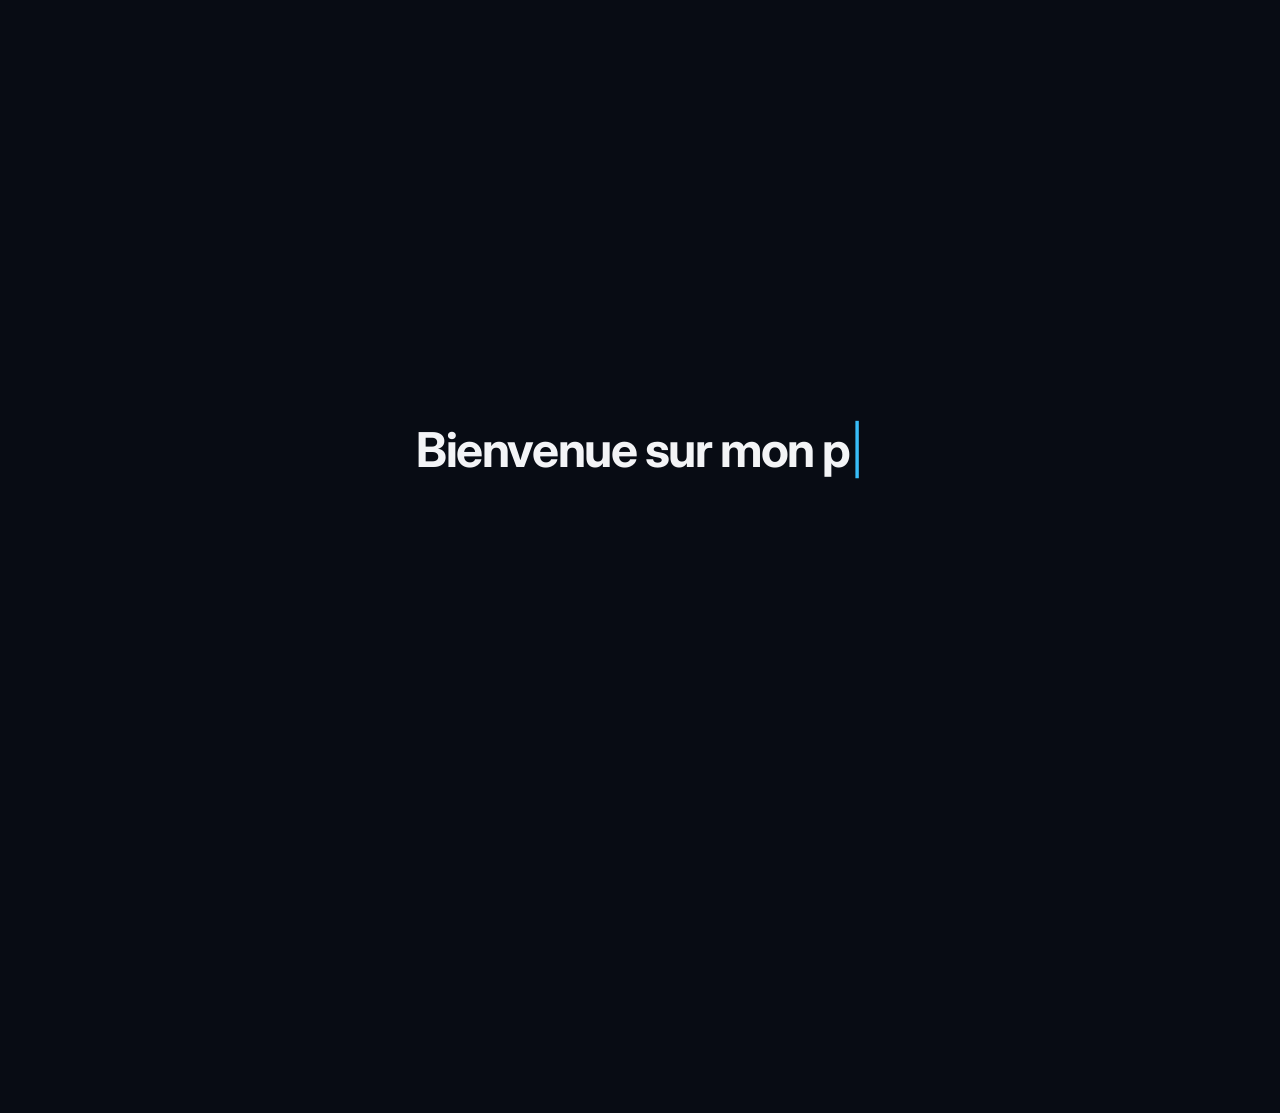
<file: index.html>
<!DOCTYPE html>
<html lang="fr">
<head>
    <meta charset="UTF-8">
    <meta name="viewport" content="width=device-width, initial-scale=1.0">
    <title>Mathys Ribaltchenko | Portfolio</title>
    <link rel="stylesheet" href="style/index.css">
    <link rel="preconnect" href="https://fonts.googleapis.com">
    <link rel="preconnect" href="https://fonts.gstatic.com" crossorigin>
    <link href="https://fonts.googleapis.com/css2?family=Inter:wght@300;400;500;600;700&display=swap" rel="stylesheet">
</head>
<body>
    <div id="welcome-screen">
        <div class="welcome-wrap">
            <h1 id="welcome-text"></h1>
            <span class="cursor">|</span>
        </div>
    </div>

    <canvas id="particles-canvas"></canvas>

    <nav class="navbar">
        <div class="nav-links">
            <a href="index.html" class="active">Accueil</a>
            <a href="projets.html">Projets</a>
            <a href="passions.html">Passions</a>
        </div>
    </nav>

    <main class="container hidden-content" id="main-content">
        <section class="hero-section">
            <div class="hero-text">
                <span class="badge">BUT Informatique · IUT de Nantes</span>
                <h1>Mathys Ribaltchenko</h1>
                <p class="description">
                    Étudiant passionné par le monde de l'informatique et des mathématiques. Curieux, rigoureux et ouvert face aux défis, je développe mes compétences en conception logicielle et en architecture système.
                </p>
            </div>
            <div class="hero-image">
                <img src="src/Image_Mathys_Ribaltchenko.jpg" alt="Mathys Ribaltchenko" class="profile-img">
            </div>
        </section>

        <section class="info-grid">
            
            <div class="card">
                <h3>Outils numériques et Langages informatiques</h3>
                <div class="skills-wrapper">
                    <div class="skill-tag">Golang</div>
                    <div class="skill-tag">Python</div>
                    <div class="skill-tag">Shell</div>
                    <div class="skill-tag">Linux / Terminal</div>
                    <div class="skill-tag">Git / GitLab</div>
                    <div class="skill-tag">VS Code</div>
                </div>
            </div>

            <div class="card">
                <h3>Parcours & Expérience</h3>
                <div class="timeline">
                    <div class="timeline-item">
                        <div class="timeline-title">BUT Informatique (1ère année)</div>
                        <div class="timeline-place">IUT de Nantes · Depuis 2025</div>
                        <p class="timeline-desc">Algorithmique, structures de données, développement système et gestion de bases de données.</p>
                    </div>
                    <div class="timeline-item">
                        <div class="timeline-title">Ouvrier Intérimaire</div>
                        <div class="timeline-place">Juillet 2025</div>
                        <p class="timeline-desc">Développement d'une forte rigueur professionnelle et d'une grande adaptabilité au sein d'une équipe.</p>
                    </div>
                </div>
            </div>

            <div class="card narrow-card">
                <h3>Langues</h3>
                <ul class="languages-list">
                    <li><strong>Français :</strong> Maternelle</li>
                    <li><strong>Anglais :</strong> Niveau B2</li>
                    <li><strong>Espagnol :</strong> Niveau B1</li>
                </ul>
            </div>

        </section>

        <footer>
            <div class="footer-content">
                <p>📍 Bouaye, Loire-Atlantique</p>
                <p>Contact : <a href="mailto:mathys.ribalt@gmail.com">mathys.ribalt@gmail.com</a> · 07 66 16 90 66</p>
            </div>
        </footer>
    </main>

    <script>
        const canvas = document.getElementById('particles-canvas');
        const ctx = canvas.getContext('2d');

        let particlesArray = [];
        const numberOfParticles = 60; // Nombre de particules pour rester fluide et discret

        canvas.width = window.innerWidth;
        canvas.height = window.innerHeight;

        window.addEventListener('resize', function() {
            canvas.width = window.innerWidth;
            canvas.height = window.innerHeight;
        });

        class Particle {
            constructor() {
                this.x = Math.random() * canvas.width;
                this.y = Math.random() * canvas.height;
                this.size = Math.random() * 2 + 0.5;
                this.speedX = Math.random() * 0.5 - 0.25;
                this.speedY = Math.random() * 0.5 - 0.25;
            }
            update() {
                this.x += this.speedX;
                this.y += this.speedY;

                if (this.x > canvas.width) this.x = 0;
                else if (this.x < 0) this.x = canvas.width;
                if (this.y > canvas.height) this.y = 0;
                else if (this.y < 0) this.y = canvas.height;
            }
            draw() {
                ctx.fillStyle = 'rgba(56, 189, 248, 0.25)'; // Bleu accent très transparent
                ctx.beginPath();
                ctx.arc(this.x, this.y, this.size, 0, Math.PI * 2);
                ctx.closePath();
                ctx.fill();
            }
        }

        function init() {
            for (let i = 0; i < numberOfParticles; i++) {
                particlesArray.push(new Particle());
            }
        }

        function animate() {
            ctx.clearRect(0, 0, canvas.width, canvas.height);
            for (let i = 0; i < particlesArray.length; i++) {
                particlesArray[i].update();
                particlesArray[i].draw();
            }
            requestAnimationFrame(animate);
        }

        init();
        animate();
    </script>
    <script>
        const welcomeText = "Bienvenue sur mon portfolio_";
        const speed = 70; // Vitesse d'écriture (en ms)
        let index = 0;

        function typeWriter() {
            if (index < welcomeText.length) {
                document.getElementById("welcome-text").innerHTML += welcomeText.charAt(index);
                index++;
                setTimeout(typeWriter, speed);
            } else {
                // Une fois l'écriture finie, on attend 800ms puis on active la transition
                setTimeout(() => {
                    const screen = document.getElementById("welcome-screen");
                    const mainContent = document.getElementById("main-content");
                    
                    screen.classList.add("fade-out");
                    mainContent.classList.add("fade-in");
                    
                    // On supprime l'écran de bienvenue du DOM après l'animation
                    setTimeout(() => screen.remove(), 1000);
                }, 800);
            }
        }

        // Lance l'animation au chargement de la page
        window.onload = typeWriter;
    </script>
</body>
</html>
</file>
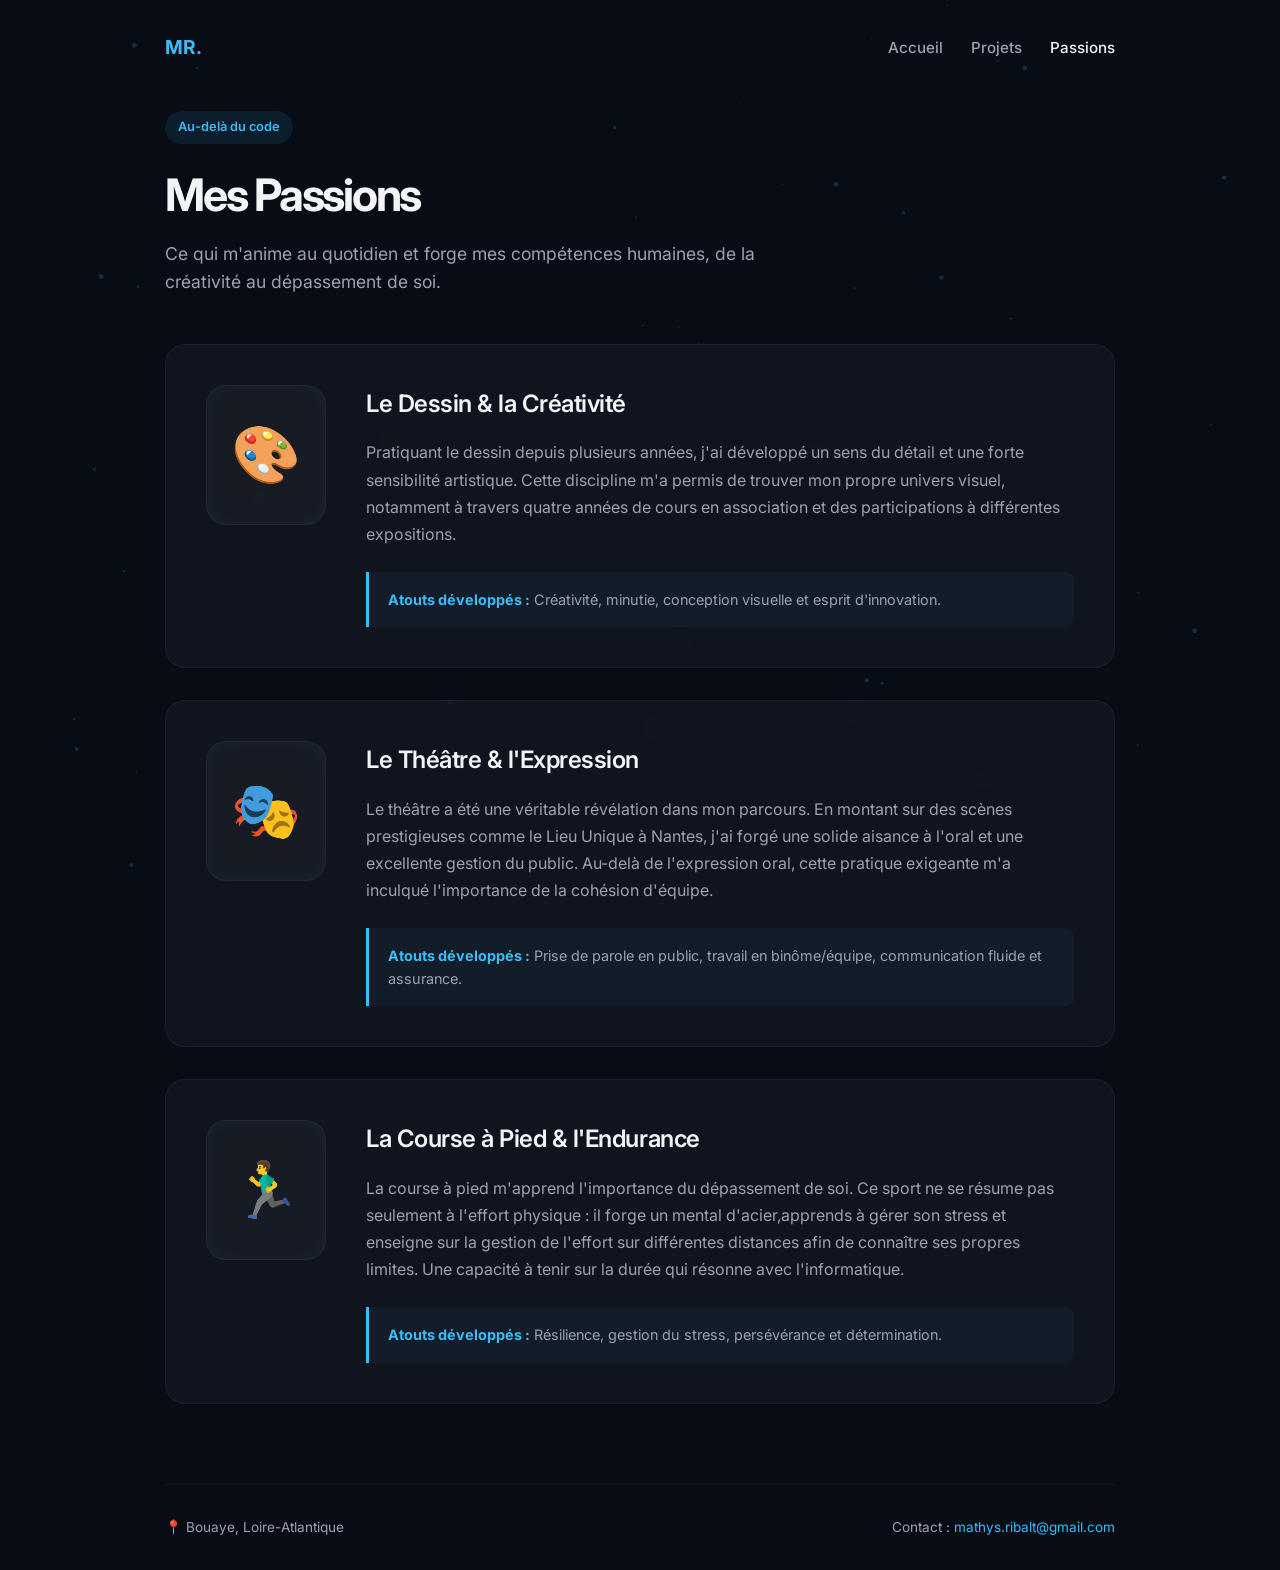
<file: passions.html>
<!DOCTYPE html>
<html lang="fr">
<head>
    <meta charset="UTF-8">
    <meta name="viewport" content="width=device-width, initial-scale=1.0">
    <title>Mes Passions | Mathys Ribaltchenko</title>
    <link rel="stylesheet" href="style/passions.css">
    <link rel="preconnect" href="https://fonts.googleapis.com">
    <link rel="preconnect" href="https://fonts.gstatic.com" crossorigin>
    <link href="https://fonts.googleapis.com/css2?family=Inter:wght@300;400;500;600;700&display=swap" rel="stylesheet">
</head>
<body>

    <canvas id="particles-canvas"></canvas>

    <nav class="navbar">
        <div class="nav-logo">MR.</div>
        <div class="nav-links">
            <a href="index.html">Accueil</a>
            <a href="projets.html">Projets</a>
            <a href="passions.html" class="active">Passions</a>
        </div>
    </nav>

    <main class="container hidden-content" id="main-content">
        
        <header class="page-header">
            <span class="badge">Au-delà du code</span>
            <h1>Mes Passions</h1>
            <p class="subtitle">Ce qui m'anime au quotidien et forge mes compétences humaines, de la créativité au dépassement de soi.</p>
        </header>

        <div class="passions-grid">
            
            <article class="passion-card">
                <div class="passion-icon">🎨</div>
                <div class="passion-content">
                    <h2>Le Dessin & la Créativité</h2>
                    <p class="passion-desc">
                        Pratiquant le dessin depuis plusieurs années, j'ai développé un sens du détail et une forte sensibilité artistique. Cette discipline m'a permis de trouver mon propre univers visuel, notamment à travers quatre années de cours en association et des participations à différentes expositions. 
                    </p>
                    <div class="skills-highlight">
                        <strong>Atouts développés :</strong> Créativité, minutie, conception visuelle et esprit d'innovation.
                    </div>
                </div>
            </article>

            <article class="passion-card">
                <div class="passion-icon">🎭</div>
                <div class="passion-content">
                    <h2>Le Théâtre & l'Expression</h2>
                    <p class="passion-desc">
                        Le théâtre a été une véritable révélation dans mon parcours. En montant sur des scènes prestigieuses comme le Lieu Unique à Nantes, j'ai forgé une solide aisance à l'oral et une excellente gestion du public. Au-delà de l'expression oral, cette pratique exigeante m'a inculqué l'importance de la cohésion d'équipe.
                    </p>
                    <div class="skills-highlight">
                        <strong>Atouts développés :</strong> Prise de parole en public, travail en binôme/équipe, communication fluide et assurance.
                    </div>
                </div>
            </article>

            <article class="passion-card">
                <div class="passion-icon">🏃‍♂️</div>
                <div class="passion-content">
                    <h2>La Course à Pied & l'Endurance</h2>
                    <p class="passion-desc">
                         La course à pied m'apprend l'importance du dépassement de soi. Ce sport ne se résume pas seulement à l'effort physique : il forge un mental d'acier,apprends à gérer son stress et enseigne sur la gestion de l'effort sur différentes distances afin de connaître ses propres limites. Une capacité à tenir sur la durée qui résonne avec l'informatique.
                    </p>
                    <div class="skills-highlight">
                        <strong>Atouts développés :</strong> Résilience, gestion du stress, persévérance et détermination.
                    </div>
                </div>
            </article>

        </div>

        <footer>
            <div class="footer-content">
                <p>📍 Bouaye, Loire-Atlantique</p>
                <p>Contact : <a href="mailto:mathys.ribalt@gmail.com">mathys.ribalt@gmail.com</a></p>
            </div>
        </footer>
    </main>

    <script>
        // Transition fluide à l'arrivée sur la page
        window.addEventListener('DOMContentLoaded', () => {
            const mainContent = document.getElementById("main-content");
            setTimeout(() => {
                mainContent.classList.add("fade-in");
            }, 100); 
        });

        // Moteur de particules en arrière-plan
        const canvas = document.getElementById('particles-canvas');
        const ctx = canvas.getContext('2d');
        let particlesArray = [];
        const numberOfParticles = 60;

        canvas.width = window.innerWidth;
        canvas.height = window.innerHeight;

        window.addEventListener('resize', () => {
            canvas.width = window.innerWidth;
            canvas.height = window.innerHeight;
        });

        class Particle {
            constructor() {
                this.x = Math.random() * canvas.width;
                this.y = Math.random() * canvas.height;
                this.size = Math.random() * 2 + 0.5;
                this.speedX = Math.random() * 0.5 - 0.25;
                this.speedY = Math.random() * 0.5 - 0.25;
            }
            update() {
                this.x += this.speedX;
                this.y += this.speedY;
                if (this.x > canvas.width) this.x = 0;
                else if (this.x < 0) this.x = canvas.width;
                if (this.y > canvas.height) this.y = 0;
                else if (this.y < 0) this.y = canvas.height;
            }
            draw() {
                ctx.fillStyle = 'rgba(56, 189, 248, 0.2)';
                ctx.beginPath();
                ctx.arc(this.x, this.y, this.size, 0, Math.PI * 2);
                ctx.closePath();
                ctx.fill();
            }
        }

        function init() {
            for (let i = 0; i < numberOfParticles; i++) {
                particlesArray.push(new Particle());
            }
        }

        function animate() {
            ctx.clearRect(0, 0, canvas.width, canvas.height);
            for (let i = 0; i < particlesArray.length; i++) {
                particlesArray[i].update();
                particlesArray[i].draw();
            }
            requestAnimationFrame(animate);
        }

        init();
        animate();
    </script>
</body>
</html>
</file>
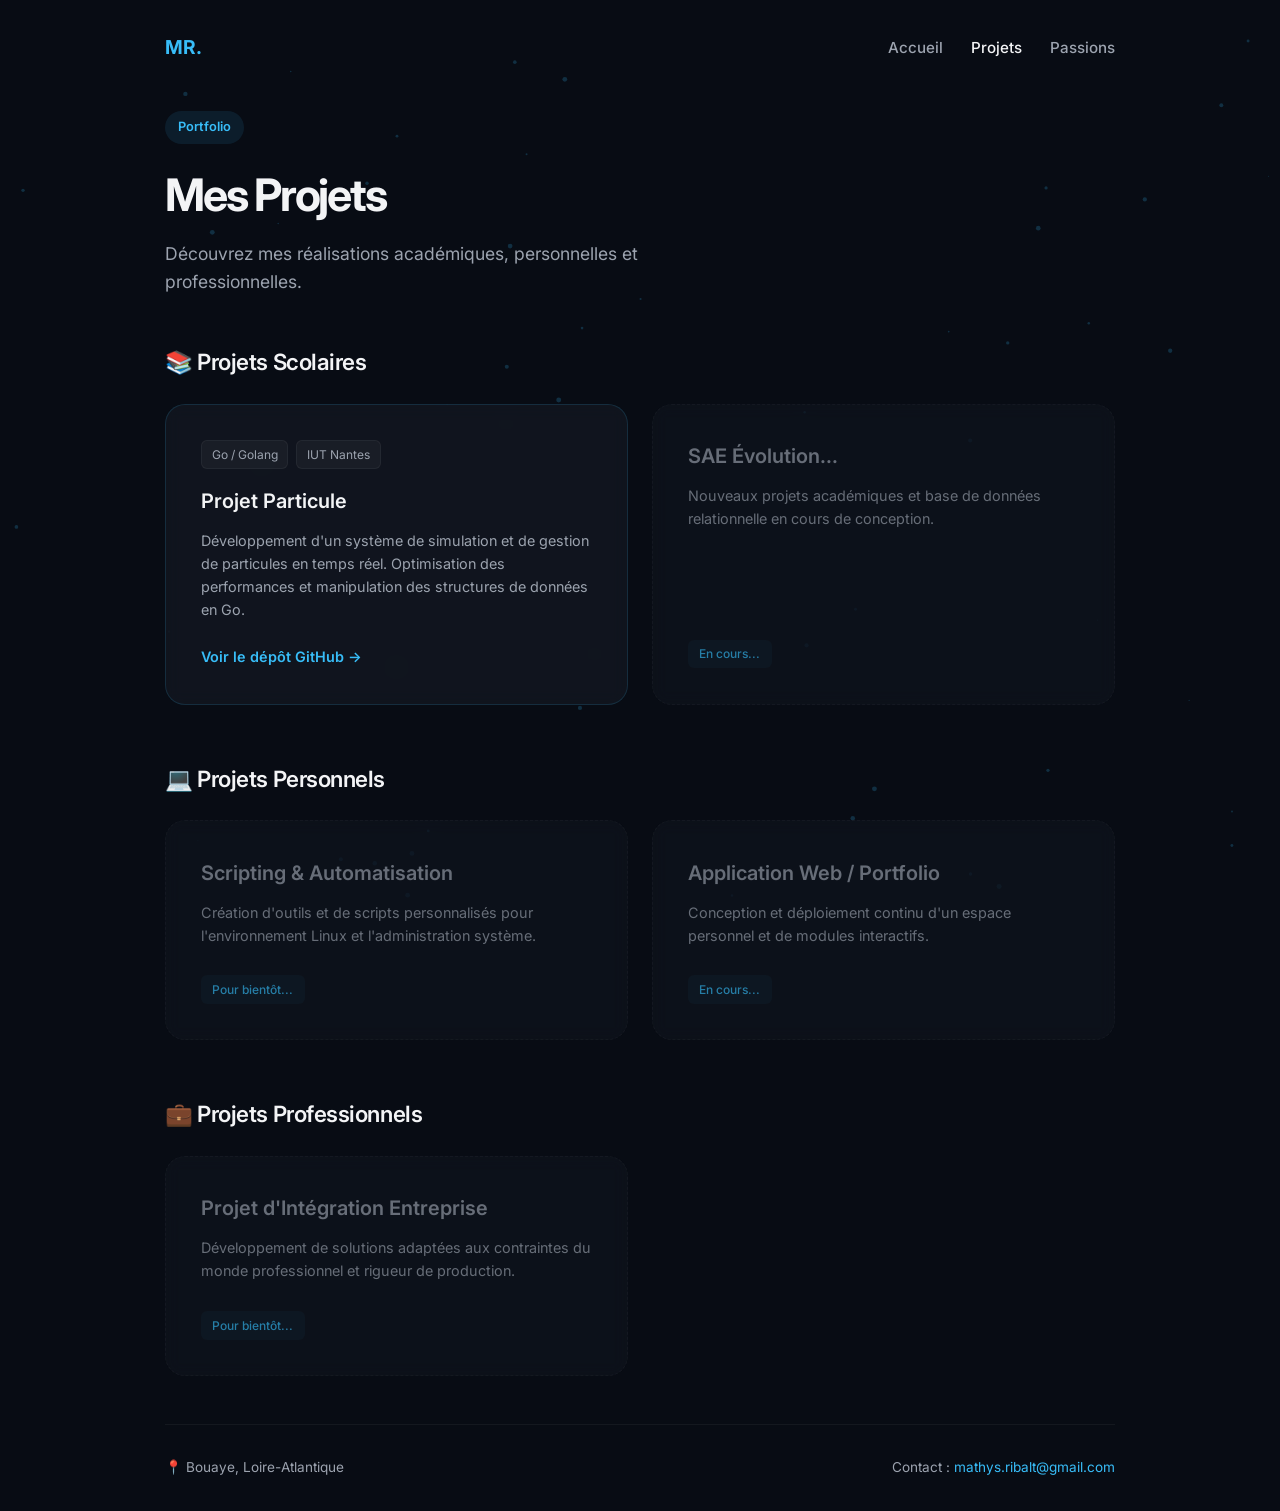
<file: projets.html>
<!DOCTYPE html>
<html lang="fr">
<head>
    <meta charset="UTF-8">
    <meta name="viewport" content="width=device-width, initial-scale=1.0">
    <title>Mes Projets | Mathys Ribaltchenko</title>
    <link rel="stylesheet" href="style/projet.css">
    <link rel="preconnect" href="https://fonts.googleapis.com">
    <link rel="preconnect" href="https://fonts.gstatic.com" crossorigin>
    <link href="https://fonts.googleapis.com/css2?family=Inter:wght@300;400;500;600;700&display=swap" rel="stylesheet">
</head>
<body>

    <canvas id="particles-canvas"></canvas>

    <nav class="navbar">
        <div class="nav-logo">MR.</div>
        <div class="nav-links">
            <a href="index.html">Accueil</a>
            <a href="projets.html" class="active">Projets</a>
            <a href="passions.html">Passions</a>
        </div>
    </nav>

    <main class="container hidden-content" id="main-content">
        
        <header class="page-header">
            <span class="badge">Portfolio</span>
            <h1>Mes Projets</h1>
            <p class="subtitle">Découvrez mes réalisations académiques, personnelles et professionnelles.</p>
        </header>

        <div class="projects-grid">
            
            <section class="project-category">
                <h2>📚 Projets Scolaires</h2>
                <div class="category-cards">
                    
                    <div class="project-card accent-card">
                        <div class="project-tags">
                            <span class="tag">Go / Golang</span>
                            <span class="tag">IUT Nantes</span>
                        </div>
                        <h3>Projet Particule</h3>
                        <p class="project-desc">
                            Développement d'un système de simulation et de gestion de particules en temps réel. Optimisation des performances et manipulation des structures de données en Go.
                        </p>
                        <a href="https://github.com/Mathys-Ribaltchenko17/Projet-Particule.git" class="project-link" target="_blank">Voir le dépôt GitHub →</a>
                    </div>

                    <div class="project-card placeholder-card">
                        <h3>SAE Évolution...</h3>
                        <p class="project-desc">Nouveaux projets académiques et base de données relationnelle en cours de conception.</p>
                        <span class="status-badge">En cours...</span>
                    </div>

                </div>
            </section>

            <section class="project-category">
                <h2>💻 Projets Personnels</h2>
                <div class="category-cards">
                    
                    <div class="project-card placeholder-card">
                        <h3>Scripting & Automatisation</h3>
                        <p class="project-desc">Création d'outils et de scripts personnalisés pour l'environnement Linux et l'administration système.</p>
                        <span class="status-badge">Pour bientôt...</span>
                    </div>

                    <div class="project-card placeholder-card">
                        <h3>Application Web / Portfolio</h3>
                        <p class="project-desc">Conception et déploiement continu d'un espace personnel et de modules interactifs.</p>
                        <span class="status-badge">En cours...</span>
                    </div>

                </div>
            </section>

            <section class="project-category">
                <h2>💼 Projets Professionnels</h2>
                <div class="category-cards">
                    
                    <div class="project-card placeholder-card">
                        <h3>Projet d'Intégration Entreprise</h3>
                        <p class="project-desc">Développement de solutions adaptées aux contraintes du monde professionnel et rigueur de production.</p>
                        <span class="status-badge">Pour bientôt...</span>
                    </div>

                </div>
            </section>

        </div>

        <footer>
            <div class="footer-content">
                <p>📍 Bouaye, Loire-Atlantique</p>
                <p>Contact : <a href="mailto:mathys.ribalt@gmail.com">mathys.ribalt@gmail.com</a></p>
            </div>
        </footer>
    </main>

    <script>
        // 1. Gestion de la transition fluide à l'arrivée sur la page
        window.addEventListener('DOMContentLoaded', () => {
            const mainContent = document.getElementById("main-content");
            setTimeout(() => {
                mainContent.classList.add("fade-in");
            }, 100); // Laisse un mini délai pour un effet d'ouverture très fluide
        });

        // 2. Moteur de particules en arrière-plan
        const canvas = document.getElementById('particles-canvas');
        const ctx = canvas.getContext('2d');
        let particlesArray = [];
        const numberOfParticles = 60;

        canvas.width = window.innerWidth;
        canvas.height = window.innerHeight;

        window.addEventListener('resize', () => {
            canvas.width = window.innerWidth;
            canvas.height = window.innerHeight;
        });

        class Particle {
            constructor() {
                this.x = Math.random() * canvas.width;
                this.y = Math.random() * canvas.height;
                this.size = Math.random() * 2 + 0.5;
                this.speedX = Math.random() * 0.5 - 0.25;
                this.speedY = Math.random() * 0.5 - 0.25;
            }
            update() {
                this.x += this.speedX;
                this.y += this.speedY;
                if (this.x > canvas.width) this.x = 0;
                else if (this.x < 0) this.x = canvas.width;
                if (this.y > canvas.height) this.y = 0;
                else if (this.y < 0) this.y = canvas.height;
            }
            draw() {
                ctx.fillStyle = 'rgba(56, 189, 248, 0.2)';
                ctx.beginPath();
                ctx.arc(this.x, this.y, this.size, 0, Math.PI * 2);
                ctx.closePath();
                ctx.fill();
            }
        }

        function init() {
            for (let i = 0; i < numberOfParticles; i++) {
                particlesArray.push(new Particle());
            }
        }

        function animate() {
            ctx.clearRect(0, 0, canvas.width, canvas.height);
            for (let i = 0; i < particlesArray.length; i++) {
                particlesArray[i].update();
                particlesArray[i].draw();
            }
            requestAnimationFrame(animate);
        }

        init();
        animate();
    </script>
</body>
</html>
</file>
<file: style/index.css>
:root {
    --bg-color: #080c14;
    --card-bg: rgba(22, 27, 38, 0.7); /* Légèrement transparent pour voir le fond */
    --text-main: #f3f4f6;
    --text-muted: #9ca3af;
    --accent: #38bdf8;
    --border: rgba(255, 255, 255, 0.05);
}

* {
    margin: 0;
    padding: 0;
    box-sizing: border-box;
}

body {
    font-family: 'Inter', sans-serif;
    background-color: var(--bg-color);
    color: var(--text-main);
    line-height: 1.6;
    display: flex;
    flex-direction: column;
    align-items: center;
    min-height: 100vh;
    padding: 0 2rem;
    overflow-x: hidden;
}

/* Canvas pour l'arrière-plan interactif */
#particles-canvas {
    position: fixed;
    top: 0;
    left: 0;
    width: 100vw;
    height: 100vh;
    z-index: -1; /* Reste derrière le contenu */
    pointer-events: none;
}

.navbar {
    display: flex;
    justify-content: space-between;
    align-items: center;
    width: 100%;
    max-width: 950px;
    padding: 2rem 0;
    z-index: 10;
}

.nav-logo {
    font-weight: 700;
    font-size: 1.2rem;
    color: var(--accent);
}

.nav-links a {
    color: var(--text-muted);
    text-decoration: none;
    margin-left: 1.5rem;
    font-size: 0.95rem;
    font-weight: 500;
    transition: color 0.3s;
}

.nav-links a:hover, .nav-links a.active {
    color: var(--text-main);
}

.container {
    width: 100%;
    max-width: 950px;
    display: flex;
    flex-direction: column;
    gap: 2rem;
    z-index: 10;
}

/* Hero Section */
.hero-section {
    display: flex;
    background: var(--card-bg);
    border: 1px solid var(--border);
    backdrop-filter: blur(8px); /* Effet de flou sous la carte */
    border-radius: 20px;
    padding: 3rem;
    gap: 3rem;
    align-items: center;
    justify-content: space-between;
}

.hero-text {
    flex: 1;
}

.badge {
    background: rgba(56, 189, 248, 0.1);
    color: var(--accent);
    padding: 0.4rem 0.8rem;
    border-radius: 20px;
    font-size: 0.8rem;
    font-weight: 600;
    display: inline-block;
    margin-bottom: 1rem;
}

.hero-text h1 {
    font-size: 2.6rem;
    font-weight: 700;
    letter-spacing: -0.05em;
    margin-bottom: 1rem;
}

.description {
    color: var(--text-muted);
    font-size: 1.05rem;
}

/* Photo de profil */
.hero-image {
    flex-shrink: 0;
}

.profile-img {
    width: 140px;
    height: 140px;
    object-fit: cover;
    border-radius: 50%; /* Format circulaire moderne */
    border: 2px solid var(--border);
    box-shadow: 0 10px 25px rgba(0, 0, 0, 0.3);
    transition: all 0.4s ease;
}

.hero-section:hover .profile-img {
    border-color: var(--accent);
    transform: scale(1.03);
}

/* Grille d'informations (CV) */
.info-grid {
    display: grid;
    grid-template-columns: repeat(2, 1fr);
    gap: 1.5rem;
}

.card {
    background: var(--card-bg);
    border: 1px solid var(--border);
    backdrop-filter: blur(8px);
    padding: 2.5rem;
    border-radius: 20px;
}

.card h3 {
    font-size: 1.15rem;
    margin-bottom: 1.5rem;
    font-weight: 600;
    letter-spacing: -0.02em;
}

/* Grille transversale pour les langues */
.narrow-card {
    grid-column: span 2;
}

/* Liste des compétences */
.skills-wrapper {
    display: flex;
    flex-wrap: wrap;
    gap: 0.6rem;
}

.skill-tag {
    background: rgba(255, 255, 255, 0.04);
    border: 1px solid rgba(255, 255, 255, 0.05);
    padding: 0.5rem 1rem;
    border-radius: 10px;
    font-size: 0.85rem;
    color: var(--text-main);
    transition: background 0.2s;
}

.skill-tag:hover {
    background: rgba(56, 189, 248, 0.1);
    border-color: rgba(56, 189, 248, 0.2);
}

/* Timeline Parcours */
.timeline {
    display: flex;
    flex-direction: column;
    gap: 1.5rem;
}

.timeline-item {
    border-left: 2px solid rgba(56, 189, 248, 0.3);
    padding-left: 1rem;
}

.timeline-title {
    font-weight: 600;
    font-size: 0.95rem;
}

.timeline-place {
    font-size: 0.8rem;
    color: var(--accent);
    margin-bottom: 0.25rem;
}

.timeline-desc {
    font-size: 0.85rem;
    color: var(--text-muted);
}

/* Langues */
.languages-list {
    list-style: none;
    display: flex;
    gap: 2rem;
}

.languages-list li {
    font-size: 0.9rem;
    color: var(--text-muted);
}

.languages-list li strong {
    color: var(--text-main);
}

/* Footer */
footer {
    margin-top: 1rem;
    padding: 2rem 0;
    border-top: 1px solid var(--border);
    font-size: 0.85rem;
    color: var(--text-muted);
}

.footer-content {
    display: flex;
    justify-content: space-between;
}

footer a {
    color: var(--accent);
    text-decoration: none;
}

/* Responsive */
@media (max-width: 768px) {
    .hero-section {
        flex-direction: column-reverse;
        text-align: center;
        padding: 2rem;
    }
    .info-grid {
        grid-template-columns: 1fr;
    }
    .narrow-card {
        grid-column: span 1;
    }
    .languages-list {
        flex-direction: column;
        gap: 0.5rem;
    }
    .footer-content {
        flex-direction: column;
        gap: 0.5rem;
        text-align: center;
    }
}
/* --- Écran de Bienvenue --- */
#welcome-screen {
    position: fixed;
    top: 0;
    left: 0;
    width: 100%;
    height: 100%;
    background-color: var(--bg-color);
    display: flex;
    justify-content: center;
    align-items: center;
    z-index: 9999; /* Reste au-dessus de tout */
    transition: opacity 1s ease, visibility 1s;
}

.welcome-wrap {
    display: flex;
    align-items: center;
}

#welcome-text {
    font-size: 3rem;
    font-weight: 700;
    color: var(--text-main);
    letter-spacing: -0.03em;
}

/* Curseur qui clignote style terminal */
.cursor {
    font-size: 3rem;
    color: var(--accent);
    animation: blink 0.6s infinite alternate;
}

@keyframes blink {
    from { opacity: 0; }
    to { opacity: 1; }
}

/* --- États de Transition --- */
.hidden-content {
    opacity: 0;
    transform: translateY(20px);
    transition: opacity 1.2s ease, transform 1.2s ease;
}

/* Classes activées par le JavaScript */
#welcome-screen.fade-out {
    opacity: 0;
    visibility: hidden;
}

.hidden-content.fade-in {
    opacity: 1;
    transform: translateY(0);
}

/* Ajustement pour mobile */
@media (max-width: 768px) {
    #welcome-text, .cursor {
        font-size: 1.8rem;
    }
}
</file>
<file: style/passions.css>
:root {
    --bg-color: #080c14;
    --card-bg: rgba(22, 27, 38, 0.6);
    --card-hover-bg: rgba(28, 35, 50, 0.8);
    --text-main: #f3f4f6;
    --text-muted: #9ca3af;
    --accent: #38bdf8;
    --border: rgba(255, 255, 255, 0.05);
}

* {
    margin: 0;
    padding: 0;
    box-sizing: border-box;
}

body {
    font-family: 'Inter', sans-serif;
    background-color: var(--bg-color);
    color: var(--text-main);
    line-height: 1.6;
    display: flex;
    flex-direction: column;
    align-items: center;
    min-height: 100vh;
    padding: 0 2rem;
    overflow-x: hidden;
}

/* Arrière-plan de particules */
#particles-canvas {
    position: fixed;
    top: 0;
    left: 0;
    width: 100vw;
    height: 100vh;
    z-index: -1;
    pointer-events: none;
}

/* Barre de Navigation */
.navbar {
    display: flex;
    justify-content: space-between;
    align-items: center;
    width: 100%;
    max-width: 950px;
    padding: 2rem 0;
    z-index: 10;
}

.nav-logo {
    font-weight: 700;
    font-size: 1.2rem;
    color: var(--accent);
}

.nav-links a {
    color: var(--text-muted);
    text-decoration: none;
    margin-left: 1.5rem;
    font-size: 0.95rem;
    font-weight: 500;
    transition: color 0.3s;
}

.nav-links a:hover, .nav-links a.active {
    color: var(--text-main);
}

/* Structure Principale */
.container {
    width: 100%;
    max-width: 950px;
    display: flex;
    flex-direction: column;
    gap: 3rem;
    z-index: 10;
}

/* En-tête */
.page-header {
    text-align: left;
    margin-top: 1rem;
}

.badge {
    background: rgba(56, 189, 248, 0.1);
    color: var(--accent);
    padding: 0.4rem 0.8rem;
    border-radius: 20px;
    font-size: 0.8rem;
    font-weight: 600;
    display: inline-block;
    margin-bottom: 1rem;
}

.page-header h1 {
    font-size: 2.8rem;
    font-weight: 700;
    letter-spacing: -0.05em;
    margin-bottom: 0.5rem;
}

.subtitle {
    color: var(--text-muted);
    font-size: 1.1rem;
    max-width: 600px;
}

/* Grille des passions */
.passions-grid {
    display: flex;
    flex-direction: column;
    gap: 2rem;
}

/* Design des Cartes Passions */
.passion-card {
    background: var(--card-bg);
    border: 1px solid var(--border);
    backdrop-filter: blur(8px);
    padding: 2.5rem;
    border-radius: 20px;
    display: flex;
    align-items: flex-start;
    gap: 2.5rem;
    transition: all 0.3s ease;
}

.passion-card:hover {
    background: var(--card-hover-bg);
    border-color: rgba(56, 189, 248, 0.3);
    transform: translateX(8px);
}

.passion-icon {
    font-size: 3.5rem;
    background: rgba(255, 255, 255, 0.03);
    padding: 1.5rem;
    border-radius: 20px;
    border: 1px solid var(--border);
    display: flex;
    justify-content: center;
    align-items: center;
    box-shadow: inset 0 0 20px rgba(56, 189, 248, 0.05);
}

.passion-content {
    flex: 1;
}

.passion-content h2 {
    font-size: 1.5rem;
    font-weight: 600;
    color: var(--text-main);
    margin-bottom: 1rem;
    letter-spacing: -0.02em;
}

.passion-desc {
    color: var(--text-muted);
    font-size: 1rem;
    margin-bottom: 1.5rem;
    line-height: 1.7;
}

.skills-highlight {
    background: rgba(56, 189, 248, 0.05);
    border-left: 3px solid var(--accent);
    padding: 1rem 1.2rem;
    border-radius: 0 8px 8px 0;
    font-size: 0.9rem;
    color: var(--text-muted);
}

.skills-highlight strong {
    color: var(--accent);
}

/* --- Système de Transition --- */
.hidden-content {
    opacity: 0;
    transform: translateY(15px);
    transition: opacity 0.8s ease, transform 0.8s ease;
}

.hidden-content.fade-in {
    opacity: 1;
    transform: translateY(0);
}

/* Footer */
footer {
    padding: 2rem 0;
    border-top: 1px solid var(--border);
    font-size: 0.85rem;
    color: var(--text-muted);
    margin-top: 2rem;
}

.footer-content {
    display: flex;
    justify-content: space-between;
}

footer a {
    color: var(--accent);
    text-decoration: none;
}

/* Responsive pour Mobile */
@media (max-width: 768px) {
    .passion-card {
        flex-direction: column;
        align-items: center;
        text-align: center;
        padding: 2rem;
        gap: 1.5rem;
    }
    
    .skills-highlight {
        border-left: none;
        border-top: 3px solid var(--accent);
        border-radius: 0 0 8px 8px;
        text-align: left;
    }
    
    .page-header h1 {
        font-size: 2.2rem;
    }
    
    .footer-content {
        flex-direction: column;
        gap: 0.5rem;
        text-align: center;
    }
    
    .passion-card:hover {
        transform: translateY(-5px); /* On change le hover pour mobile (vertical au lieu d'horizontal) */
    }
}
</file>
<file: style/projet.css>
:root {
    --bg-color: #080c14;
    --card-bg: rgba(22, 27, 38, 0.6);
    --card-hover-bg: rgba(28, 35, 50, 0.8);
    --text-main: #f3f4f6;
    --text-muted: #9ca3af;
    --accent: #38bdf8;
    --border: rgba(255, 255, 255, 0.05);
}

* {
    margin: 0;
    padding: 0;
    box-sizing: border-box;
}

body {
    font-family: 'Inter', sans-serif;
    background-color: var(--bg-color);
    color: var(--text-main);
    line-height: 1.6;
    display: flex;
    flex-direction: column;
    align-items: center;
    min-height: 100vh;
    padding: 0 2rem;
    overflow-x: hidden;
}

/* Arrière-plan de particules */
#particles-canvas {
    position: fixed;
    top: 0;
    left: 0;
    width: 100vw;
    height: 100vh;
    z-index: -1;
    pointer-events: none;
}

/* Barre de Navigation (Parfaite continuité avec l'accueil) */
.navbar {
    display: flex;
    justify-content: space-between;
    align-items: center;
    width: 100%;
    max-width: 950px;
    padding: 2rem 0;
    z-index: 10;
}

.nav-logo {
    font-weight: 700;
    font-size: 1.2rem;
    color: var(--accent);
}

.nav-links a {
    color: var(--text-muted);
    text-decoration: none;
    margin-left: 1.5rem;
    font-size: 0.95rem;
    font-weight: 500;
    transition: color 0.3s;
}

.nav-links a:hover, .nav-links a.active {
    color: var(--text-main);
}

/* Structure Principale */
.container {
    width: 100%;
    max-width: 950px;
    display: flex;
    flex-direction: column;
    gap: 3rem;
    z-index: 10;
}

/* En-tête de la page */
.page-header {
    text-align: left;
    margin-top: 1rem;
}

.badge {
    background: rgba(56, 189, 248, 0.1);
    color: var(--accent);
    padding: 0.4rem 0.8rem;
    border-radius: 20px;
    font-size: 0.8rem;
    font-weight: 600;
    display: inline-block;
    margin-bottom: 1rem;
}

.page-header h1 {
    font-size: 2.8rem;
    font-weight: 700;
    letter-spacing: -0.05em;
    margin-bottom: 0.5rem;
}

.subtitle {
    color: var(--text-muted);
    font-size: 1.1rem;
    max-width: 600px;
}

/* Sections & Catégories */
.projects-grid {
    display: flex;
    flex-direction: column;
    gap: 3.5rem;
}

.project-category h2 {
    font-size: 1.4rem;
    font-weight: 600;
    letter-spacing: -0.02em;
    margin-bottom: 1.5rem;
    color: var(--text-main);
}

.category-cards {
    display: grid;
    grid-template-columns: repeat(2, 1fr);
    gap: 1.5rem;
}

/* Style Global des Cartes Projets */
.project-card {
    background: var(--card-bg);
    border: 1px solid var(--border);
    backdrop-filter: blur(8px);
    padding: 2.2rem;
    border-radius: 20px;
    display: flex;
    flex-direction: column;
    justify-content: space-between;
    min-height: 220px;
    transition: all 0.3s ease;
}

.project-card h3 {
    font-size: 1.25rem;
    font-weight: 600;
    margin-bottom: 0.75rem;
}

.project-desc {
    color: var(--text-muted);
    font-size: 0.9rem;
    margin-bottom: 1.5rem;
    flex-grow: 1;
}

/* Zoom/Lumière sur le projet existant */
.accent-card {
    border-color: rgba(56, 189, 248, 0.15);
}

.accent-card:hover {
    background: var(--card-hover-bg);
    border-color: var(--accent);
    transform: translateY(-4px);
}

/* Liens cliquables */
.project-link {
    color: var(--accent);
    text-decoration: none;
    font-size: 0.9rem;
    font-weight: 600;
    transition: opacity 0.2s;
}

.project-link:hover {
    text-decoration: underline;
}

/* Tags de langages */
.project-tags {
    display: flex;
    gap: 0.5rem;
    margin-bottom: 1rem;
}

.project-tags .tag {
    background: rgba(255, 255, 255, 0.04);
    border: 1px solid var(--border);
    padding: 0.25rem 0.6rem;
    border-radius: 6px;
    font-size: 0.75rem;
    color: var(--text-muted);
}

/* Style des cartes en attente (En cours / Pour bientôt) */
.placeholder-card {
    opacity: 0.65;
    border-style: dashed; /* Bordure pointillée style "brouillon/futur" */
}

.placeholder-card h3 {
    color: var(--text-muted);
}

.status-badge {
    align-self: flex-start;
    font-size: 0.75rem;
    font-weight: 500;
    color: var(--accent);
    background: rgba(56, 189, 248, 0.05);
    padding: 0.3rem 0.7rem;
    border-radius: 6px;
}

/* --- Système de Transition d'apparition fluide --- */
.hidden-content {
    opacity: 0;
    transform: translateY(15px);
    transition: opacity 0.8s ease, transform 0.8s ease;
}

.hidden-content.fade-in {
    opacity: 1;
    transform: translateY(0);
}

/* Footer */
footer {
    padding: 2rem 0;
    border-top: 1px solid var(--border);
    font-size: 0.85rem;
    color: var(--text-muted);
}

.footer-content {
    display: flex;
    justify-content: space-between;
}

footer a {
    color: var(--accent);
    text-decoration: none;
}

/* Responsive */
@media (max-width: 768px) {
    .category-cards {
        grid-template-columns: 1fr;
    }
    .page-header h1 {
        font-size: 2.2rem;
    }
    .footer-content {
        flex-direction: column;
        gap: 0.5rem;
        text-align: center;
    }
}
</file>
